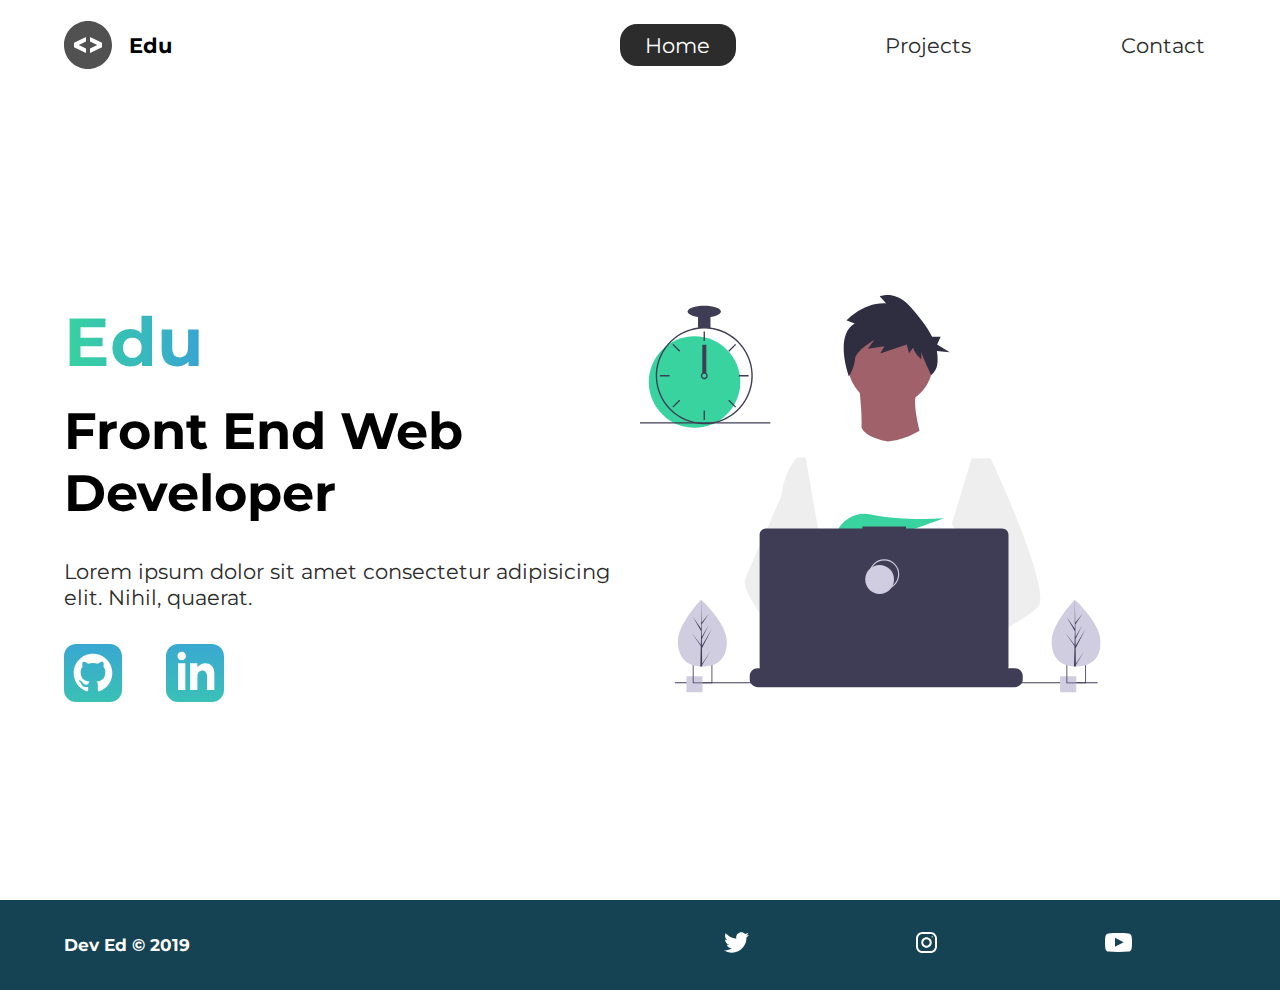
<file: index.html>
<!DOCTYPE html>
<html lang="en">
  <head>
    <meta charset="UTF-8" />
    <meta name="viewport" content="width=device-width, initial-scale=1.0" />
    <meta http-equiv="X-UA-Compatible" content="ie=edge" />
    <meta
      name="description"
      content="Edu is a front end web developer who specializes in html,css"
    />
    <meta name="robots" content="index,follow" />
    <link href="https://fonts.googleapis.com/css2?family=Montserrat:wght@400;500&display=swap" rel="stylesheet">
    <link
      href="https://fonts.googleapis.com/css?family=Montserrat:400,500&display=swap"
      rel="stylesheet"
    />
    <link rel="stylesheet" href="./styles/style.css" />
    <title>Edu| Web Developer</title>
  </head>
  <body>
    <header class="main-head">
      <nav>
        <div class="logo">
          <img src="./icons/code.svg" alt="logo" />
          <h1>Edu</h1>
        </div>
        <ul>
          <li><a class="active" href="/">Home</a></li>
          <li><a href="./projects/">Projects</a></li>
          <li><a href="./contact/">Contact</a></li>
        </ul>
      </nav>
    </header>
    <section class="intro">
      <div class="intro-text">
        <h2>Edu</h2>
        <h3>
          Front End Web <br />
          Developer
        </h3>
        <p>
          Lorem ipsum dolor sit amet consectetur adipisicing elit. Nihil,
          quaerat.
        </p>
        <div class="intro-social">
          <a href="#"
            ><img src="./icons/github.svg" alt="github-social-link"
          /></a>
          <a href="#"
            ><img src="./icons/linked-in.svg" alt="linkedin-social-link"
          /></a>
        </div>
      </div>
      <div class="intro-images">
        <svg
          width="799"
          height="690"
          viewBox="0 0 799 690"
          fill="none"
          xmlns="http://www.w3.org/2000/svg"
        >
          <g id="undraw_dev_productivity_umsq (1) 1" clip-path="url(#clip0)">
            <path
              id="Vector"
              d="M516.92 624.636C516.92 624.636 512.16 626.266 504.42 628.576C487.31 633.706 455.65 642.216 428.82 643.916C405.72 645.396 386.2 641.836 382.63 626.766C381.1 620.286 383.27 614.956 388 610.576C402.12 597.486 439 592.796 468.25 591.186C476.51 590.736 484.15 590.526 490.51 590.446C501.31 590.306 508.39 590.526 508.39 590.526L508.56 591.186L516.92 624.636Z"
              fill="#A0616A"
            />
            <path
              id="Vector_2"
              d="M436.99 672.586C418.61 695.346 342.73 647.666 316.19 629.886C310.41 626.016 306.97 623.566 306.97 623.566L331.25 591.186L338.94 580.936C338.94 580.936 345.82 584.586 355.99 590.526C356.36 590.746 356.73 590.966 357.11 591.186C365.88 596.336 376.89 603.066 388 610.576C403.33 620.946 418.83 632.776 428.82 643.916C438.59 654.806 443.08 665.036 436.99 672.586Z"
              fill="#A0616A"
            />
            <g id="me">
              <path
                id="Vector_3"
                d="M434.672 191.952C475.283 191.607 507.926 158.406 507.582 117.795C507.237 77.1832 474.036 44.5403 433.425 44.8847C392.813 45.2291 360.17 78.4303 360.515 119.042C360.859 159.653 394.06 192.296 434.672 191.952Z"
                fill="#A0616A"
              />
              <path
                id="Vector_4"
                d="M379.477 155.65C379.477 155.65 394.216 259.972 373.002 271.875C351.787 283.779 499.929 283.588 499.929 283.588C499.929 283.588 466.124 193.284 480.809 165.449L379.477 155.65Z"
                fill="#A0616A"
              />
              <path
                id="Vector_5"
                d="M608.101 283.199L596.257 339.402L571.214 458.308L570.49 464.815L562.138 540.138L556.582 590.177L552.857 623.79C528.584 636.526 510.988 645.326 510.988 645.326C510.988 645.326 509.404 637.719 506.871 627.99C489.805 633.265 458.218 642.043 431.404 643.97C441.266 654.777 445.842 664.969 439.817 672.57C421.63 695.485 345.349 648.45 318.659 630.896C318.077 635.158 317.879 639.464 318.068 643.762L297.626 628.314L299.331 592.359L302.206 531.522L305.819 455.229C304.448 451.975 303.294 448.634 302.364 445.228C295.956 423.161 288.032 379.057 281.928 342.067C277.016 312.298 273.302 287.138 272.517 281.785C272.411 281.086 272.358 280.726 272.358 280.726L384.363 230.094C392.509 248.556 429.865 253.809 429.865 253.809C460.756 251.417 484.847 234.913 484.847 234.913L608.101 283.199Z"
                fill="white"
              />
              <path
                id="Vector_6"
                d="M372.285 49.3811L358.49 43.9934C358.49 43.9934 386.969 12.1 426.99 14.513L415.635 2.22366C415.635 2.22366 443.04 -9.01799 468.283 19.6674C481.553 34.7467 496.908 52.4737 506.557 72.5077L521.281 72.3829L515.251 85.9663L536.874 99.3152L514.777 97.0719C516.155 104.471 516.421 112.034 515.566 119.511C514.683 126.991 510.928 133.835 505.094 138.598V138.598C505.094 138.598 487.743 103.449 487.696 97.9443L487.813 111.705C487.813 111.705 473.959 99.4371 473.889 91.1807L466.471 100.877L462.593 85.7717L416.475 101.301L423.87 88.8526L395.157 93.2246L406.278 77.9923C406.278 77.9923 373.932 96.1568 372.811 111.304C371.689 126.452 362.299 140.875 362.299 140.875C362.299 140.875 336.213 70.3294 372.285 49.3811Z"
                fill="#2F2E41"
              />
              <path
                id="Vector_7"
                d="M690.215 540.422C682.794 548.605 664.338 560.992 641.951 574.422C633.623 579.413 624.757 584.559 615.71 589.676C594.122 601.889 571.514 614.001 552.857 623.79C528.584 636.526 510.988 645.326 510.988 645.326C510.988 645.326 509.403 637.719 506.871 627.99C503.48 614.968 498.397 598.141 493.184 590.715C493.002 590.456 492.82 590.218 492.638 589.979C491.121 588.022 489.601 586.885 488.112 586.897L562.138 540.138L594.127 519.926L570.489 464.814L540.842 395.683L557.908 339.727L575.062 283.479L608.101 283.199C608.101 283.199 619.243 306.985 633.514 340.166C635.647 345.128 637.851 350.299 640.096 355.64C669.469 425.394 706.176 522.836 690.215 540.422Z"
                fill="#EEEEEE"
              />
              <path
                id="Vector_8"
                d="M358.123 591.2C355.41 591.212 352.702 591.456 350.029 591.928C327.074 596.073 320.47 616.94 318.659 630.896C318.077 635.158 317.879 639.464 318.068 643.761L297.626 628.314L290.178 622.687C272.316 616.628 256.353 605.733 242.483 592.84C230.449 581.456 219.634 568.849 210.213 555.223C200.831 541.793 192.448 527.692 185.134 513.034C183.094 508.943 181.977 504.454 181.864 499.884C181.751 495.314 182.644 490.775 184.48 486.588L209.154 430.327L245.218 348.098C245.471 346.146 245.752 344.237 246.059 342.371C252.995 300.511 272.367 281.786 272.367 281.786L287.286 281.659L297.778 341.932L310.813 416.815L302.364 445.227L282.839 510.845L302.205 531.522L358.123 591.2Z"
                fill="#EEEEEE"
              />
            </g>
            <path
              id="Vector_9"
              d="M372.877 415.806L385.631 430.686C390.37 429.783 395.319 428.721 400.416 427.529L396.752 415.806L405.71 426.256C459.707 412.975 526.637 387.155 526.637 387.155C526.637 387.155 454.379 392.453 400.428 380.666C376.558 375.451 351.998 387.284 342.202 409.668C336.508 422.679 337.403 433.951 357.596 433.951C364.419 433.835 371.223 433.195 377.949 432.037L372.877 415.806Z"
              fill="#38D39F"
            />
            <path
              id="Vector_10"
              d="M663.65 660.386V666.456C663.654 668.122 663.345 669.774 662.74 671.326C662.472 672.018 662.147 672.687 661.77 673.326C660.578 675.326 658.887 676.983 656.862 678.133C654.838 679.283 652.549 679.887 650.22 679.886H203.67C201.342 679.887 199.053 679.283 197.028 678.133C195.003 676.983 193.312 675.326 192.12 673.326C191.743 672.687 191.419 672.018 191.15 671.326C190.546 669.774 190.237 668.122 190.24 666.456V660.386C190.24 658.622 190.587 656.876 191.262 655.246C191.936 653.616 192.926 652.136 194.173 650.888C195.42 649.641 196.901 648.652 198.53 647.977C200.16 647.302 201.906 646.955 203.67 646.956H229.41V644.126C229.41 644.052 229.425 643.979 229.453 643.911C229.481 643.843 229.522 643.782 229.574 643.73C229.626 643.678 229.688 643.636 229.756 643.608C229.824 643.58 229.897 643.566 229.97 643.566H243.4C243.474 643.566 243.547 643.58 243.615 643.608C243.683 643.636 243.745 643.678 243.797 643.73C243.849 643.782 243.89 643.843 243.918 643.911C243.946 643.979 243.96 644.052 243.96 644.126V646.956H252.35V644.126C252.35 644.052 252.365 643.979 252.393 643.911C252.421 643.843 252.462 643.782 252.514 643.73C252.566 643.678 252.628 643.636 252.696 643.608C252.764 643.58 252.837 643.566 252.91 643.566H266.34C266.414 643.566 266.487 643.58 266.555 643.608C266.623 643.636 266.684 643.678 266.736 643.73C266.789 643.782 266.83 643.843 266.858 643.911C266.886 643.979 266.9 644.052 266.9 644.126V646.956H275.3V644.126C275.3 644.052 275.315 643.979 275.343 643.911C275.371 643.843 275.412 643.782 275.464 643.73C275.516 643.678 275.578 643.636 275.646 643.608C275.714 643.58 275.787 643.566 275.86 643.566H289.29C289.364 643.566 289.437 643.58 289.505 643.608C289.573 643.636 289.634 643.678 289.686 643.73C289.739 643.782 289.78 643.843 289.808 643.911C289.836 643.979 289.85 644.052 289.85 644.126V646.956H298.24V644.126C298.24 644.052 298.255 643.979 298.283 643.911C298.311 643.843 298.352 643.782 298.404 643.73C298.456 643.678 298.518 643.636 298.586 643.608C298.654 643.58 298.727 643.566 298.8 643.566H312.23C312.304 643.566 312.377 643.58 312.445 643.608C312.513 643.636 312.574 643.678 312.626 643.73C312.678 643.782 312.72 643.843 312.748 643.911C312.776 643.979 312.79 644.052 312.79 644.126V646.956H321.18V644.126C321.18 644.052 321.194 643.979 321.223 643.911C321.251 643.843 321.292 643.782 321.344 643.73C321.396 643.678 321.458 643.636 321.526 643.608C321.594 643.58 321.667 643.566 321.74 643.566H335.17C335.244 643.566 335.317 643.58 335.385 643.608C335.453 643.636 335.514 643.678 335.566 643.73C335.618 643.782 335.66 643.843 335.688 643.911C335.716 643.979 335.73 644.052 335.73 644.126V646.956H344.13V644.126C344.13 644.052 344.145 643.979 344.173 643.911C344.201 643.843 344.242 643.782 344.294 643.73C344.346 643.678 344.408 643.636 344.476 643.608C344.544 643.58 344.617 643.566 344.69 643.566H358.12C358.194 643.566 358.267 643.58 358.335 643.608C358.403 643.636 358.464 643.678 358.516 643.73C358.569 643.782 358.61 643.843 358.638 643.911C358.666 643.979 358.68 644.052 358.68 644.126V646.956H367.07V644.126C367.07 644.052 367.085 643.979 367.113 643.911C367.141 643.843 367.182 643.782 367.234 643.73C367.286 643.678 367.348 643.636 367.416 643.608C367.484 643.58 367.557 643.566 367.63 643.566H472.83C472.904 643.566 472.977 643.58 473.045 643.608C473.113 643.636 473.174 643.678 473.227 643.73C473.279 643.782 473.32 643.843 473.348 643.911C473.376 643.979 473.39 644.052 473.39 644.126V646.956H481.79V644.126C481.79 644.052 481.804 643.979 481.833 643.911C481.861 643.843 481.902 643.782 481.954 643.73C482.006 643.678 482.068 643.636 482.136 643.608C482.204 643.58 482.277 643.566 482.35 643.566H495.78C495.928 643.567 496.07 643.627 496.175 643.732C496.279 643.836 496.339 643.978 496.34 644.126V646.956H504.73V644.126C504.73 644.052 504.745 643.979 504.773 643.911C504.801 643.843 504.842 643.782 504.894 643.73C504.946 643.678 505.008 643.636 505.076 643.608C505.144 643.58 505.217 643.566 505.29 643.566H518.72C518.794 643.566 518.867 643.58 518.935 643.608C519.003 643.636 519.065 643.678 519.117 643.73C519.169 643.782 519.21 643.843 519.238 643.911C519.266 643.979 519.28 644.052 519.28 644.126V646.956H527.67V644.126C527.67 644.052 527.685 643.979 527.713 643.911C527.741 643.843 527.782 643.782 527.834 643.73C527.886 643.678 527.948 643.636 528.016 643.608C528.084 643.58 528.157 643.566 528.23 643.566H541.66C541.734 643.566 541.807 643.58 541.875 643.608C541.943 643.636 542.005 643.678 542.057 643.73C542.109 643.782 542.15 643.843 542.178 643.911C542.206 643.979 542.22 644.052 542.22 644.126V646.956H550.62V644.126C550.62 644.052 550.635 643.979 550.663 643.911C550.691 643.843 550.732 643.782 550.784 643.73C550.836 643.678 550.898 643.636 550.966 643.608C551.034 643.58 551.107 643.566 551.18 643.566H564.61C564.757 643.568 564.898 643.628 565.001 643.733C565.104 643.837 565.161 643.979 565.16 644.126V646.956H573.56V644.126C573.56 644.052 573.575 643.979 573.603 643.911C573.631 643.843 573.672 643.782 573.724 643.73C573.776 643.678 573.838 643.636 573.906 643.608C573.974 643.58 574.047 643.566 574.12 643.566H587.55C587.624 643.566 587.697 643.58 587.765 643.608C587.833 643.636 587.895 643.678 587.947 643.73C587.999 643.782 588.04 643.843 588.068 643.911C588.096 643.979 588.11 644.052 588.11 644.126V646.956H596.5V644.126C596.5 644.052 596.515 643.979 596.543 643.911C596.571 643.843 596.612 643.782 596.664 643.73C596.716 643.678 596.778 643.636 596.846 643.608C596.914 643.58 596.987 643.566 597.06 643.566H610.49C610.564 643.566 610.637 643.58 610.705 643.608C610.773 643.636 610.835 643.678 610.887 643.73C610.939 643.782 610.98 643.843 611.008 643.911C611.036 643.979 611.05 644.052 611.05 644.126V646.956H650.22C651.984 646.955 653.731 647.302 655.36 647.977C656.99 648.652 658.471 649.641 659.718 650.888C660.965 652.136 661.954 653.616 662.629 655.246C663.304 656.876 663.651 658.622 663.65 660.386Z"
              fill="#3F3D56"
            />
            <path
              id="Vector_11"
              d="M793.5 671.326H60.5V673.326H793.5V671.326Z"
              fill="#3F3D56"
            />
            <path
              id="Vector_12"
              d="M627.694 404.757H461.251V401.326H385.78V404.757H218.651C215.665 404.757 212.801 405.943 210.69 408.054C208.578 410.166 207.392 413.029 207.392 416.015V643.927C207.392 646.913 208.578 649.776 210.69 651.888C212.801 653.999 215.665 655.185 218.651 655.185H627.694C630.68 655.185 633.544 653.999 635.655 651.888C637.767 649.776 638.953 646.913 638.953 643.927V416.015C638.953 414.537 638.662 413.073 638.096 411.707C637.53 410.341 636.701 409.1 635.655 408.054C634.61 407.009 633.369 406.18 632.003 405.614C630.637 405.048 629.173 404.757 627.694 404.757Z"
              fill="#3F3D56"
            />
            <path
              id="Vector_13"
              d="M423.5 509.326C437.307 509.326 448.5 498.133 448.5 484.326C448.5 470.519 437.307 459.326 423.5 459.326C409.693 459.326 398.5 470.519 398.5 484.326C398.5 498.133 409.693 509.326 423.5 509.326Z"
              stroke="#D0CDE1"
              stroke-width="2"
              stroke-miterlimit="10"
            />
            <path
              id="Vector_14"
              d="M415.5 518.326C429.307 518.326 440.5 507.133 440.5 493.326C440.5 479.519 429.307 468.326 415.5 468.326C401.693 468.326 390.5 479.519 390.5 493.326C390.5 507.133 401.693 518.326 415.5 518.326Z"
              fill="#D0CDE1"
            />
            <path
              id="Vector_15"
              d="M108.446 661.223H80.4463V689.223H108.446V661.223Z"
              fill="#D0CDE1"
            />
            <path
              id="Vector_16"
              d="M91.4502 639.223V673.223H125.45V639.223H91.4502ZM123.97 671.743H92.9202V640.703H123.97V671.743Z"
              fill="#3F3D56"
            />
            <path
              id="Vector_17"
              d="M756.446 661.223H728.446V689.223H756.446V661.223Z"
              fill="#D0CDE1"
            />
            <path
              id="Vector_18"
              d="M739.45 639.223V673.223H773.45V639.223H739.45ZM771.97 671.743H740.92V640.703H771.97V671.743Z"
              fill="#3F3D56"
            />
            <path
              id="Vector_19"
              d="M94.5802 230.113C138.399 230.113 173.921 194.592 173.921 150.773C173.921 106.955 138.399 71.4326 94.5802 71.4326C50.7617 71.4326 15.2397 106.955 15.2397 150.773C15.2397 194.592 50.7617 230.113 94.5802 230.113Z"
              fill="#38D39F"
            />
            <path
              id="Vector_20"
              d="M122.229 56.4899C115.045 55.5763 107.774 55.5763 100.59 56.4899C84.586 58.5913 69.5203 65.2398 57.181 75.6465C44.8417 86.0532 35.7467 99.7813 30.9754 115.202C28.8053 122.229 27.5764 129.514 27.3208 136.864C27.2848 137.886 27.2607 138.92 27.2607 139.954C27.283 162.264 36.1559 183.655 51.932 199.431C67.7082 215.207 89.0989 224.08 111.41 224.103C113.201 224.103 114.992 224.042 116.759 223.934C120.907 223.674 125.03 223.103 129.093 222.227C148.495 218.055 165.798 207.161 177.947 191.468C190.095 175.776 196.308 156.295 195.487 136.467C194.665 116.638 186.863 97.738 173.459 83.1039C160.054 68.4698 141.909 59.0435 122.229 56.4899H122.229ZM137.748 217.347H137.736C130.959 219.659 123.905 221.062 116.759 221.518C114.992 221.638 113.201 221.698 111.41 221.698C89.7377 221.672 68.961 213.051 53.6367 197.727C38.3123 182.402 29.6914 161.626 29.6649 139.954C29.6649 138.92 29.689 137.886 29.725 136.864C30.5514 115.744 39.5156 95.7617 54.7411 81.1008C69.9666 66.44 90.273 58.237 111.41 58.2089C130.776 58.21 149.513 65.0865 164.283 77.6131C179.052 90.1398 188.895 107.503 192.057 126.61C195.219 145.716 191.496 165.325 181.55 181.942C171.604 198.559 156.081 211.106 137.748 217.347H137.748Z"
              fill="#3F3D56"
            />
            <path
              id="Vector_21"
              d="M112.612 63.0176H110.208V79.8474H112.612V63.0176Z"
              fill="#3F3D56"
            />
            <path
              id="Vector_22"
              d="M57.8578 84.7018L56.1577 86.4019L68.0582 98.3023L69.7582 96.6022L57.8578 84.7018Z"
              fill="#3F3D56"
            />
            <path
              id="Vector_23"
              d="M34.4736 138.751V141.156H51.3034V138.751H34.4736Z"
              fill="#3F3D56"
            />
            <path
              id="Vector_24"
              d="M56.1578 193.506L57.8579 195.206L69.7584 183.306L68.0583 181.606L56.1578 193.506Z"
              fill="#3F3D56"
            />
            <path
              id="Vector_25"
              d="M153.062 96.6022L154.762 98.3022L166.662 86.4018L164.962 84.7017L153.062 96.6022Z"
              fill="#3F3D56"
            />
            <path
              id="Vector_26"
              d="M171.516 138.751V141.156H188.346V138.751H171.516Z"
              fill="#3F3D56"
            />
            <path
              id="Vector_27"
              d="M154.762 181.605L153.062 183.305L164.962 195.206L166.662 193.506L154.762 181.605Z"
              fill="#3F3D56"
            />
            <path
              id="Vector_28"
              d="M112.612 200.06H110.208V216.89H112.612V200.06Z"
              fill="#3F3D56"
            />
            <path
              id="Vector_29"
              d="M115.016 135.145C113.976 134.365 112.711 133.943 111.41 133.943C110.11 133.943 108.844 134.365 107.804 135.145C107.091 135.686 106.505 136.375 106.085 137.165C105.552 138.181 105.322 139.329 105.421 140.473C105.52 141.616 105.944 142.707 106.644 143.617C107.343 144.527 108.288 145.218 109.368 145.608C110.447 145.997 111.616 146.07 112.735 145.817C113.855 145.564 114.878 144.996 115.685 144.179C116.492 143.363 117.048 142.333 117.288 141.21C117.528 140.088 117.441 138.92 117.039 137.846C116.636 136.771 115.935 135.834 115.017 135.145H115.016ZM111.41 143.56C110.454 143.557 109.539 143.176 108.863 142.501C108.187 141.825 107.807 140.909 107.804 139.954C107.808 139.224 108.03 138.513 108.441 137.91C108.793 137.4 109.271 136.989 109.828 136.718C110.386 136.446 111.004 136.323 111.623 136.361C112.241 136.398 112.84 136.594 113.361 136.931C113.881 137.267 114.307 137.732 114.595 138.281C114.883 138.83 115.025 139.444 115.007 140.063C114.989 140.683 114.811 141.287 114.491 141.818C114.17 142.349 113.719 142.788 113.179 143.093C112.639 143.398 112.03 143.559 111.41 143.56V143.56Z"
              fill="#3F3D56"
            />
            <path
              id="Vector_30"
              d="M122.229 35.3687H100.591V57.007H122.229V35.3687Z"
              fill="#3F3D56"
            />
            <path
              id="Vector_31"
              d="M111.41 38.9748C127.344 38.9748 140.261 34.4 140.261 28.7567C140.261 23.1134 127.344 18.5386 111.41 18.5386C95.4757 18.5386 82.5586 23.1134 82.5586 28.7567C82.5586 34.4 95.4757 38.9748 111.41 38.9748Z"
              fill="#3F3D56"
            />
            <path id="clock-arrow" d="M115 86H108V135H115V86Z" fill="#3F3D56" />
            <path
              id="Vector_32"
              d="M226 220.44H0V222.844H226V220.44Z"
              fill="#3F3D56"
            />
            <g id="plant-left">
              <path
                id="Vector_33"
                d="M150.594 599.754C151.527 631.704 132.858 643.413 109.43 644.097C108.886 644.113 108.344 644.123 107.805 644.126C106.719 644.135 105.643 644.117 104.577 644.072C83.3891 643.193 66.6172 631.945 65.7495 602.232C64.8515 571.482 103.018 531.529 105.882 528.574L105.887 528.571C105.996 528.458 106.052 528.402 106.052 528.402C106.052 528.402 149.661 567.807 150.594 599.754Z"
                fill="#D0CDE1"
              />
              <path
                id="Vector_34"
                d="M107.744 639.255L122.626 617.124L107.774 641.636L107.805 644.126C106.719 644.135 105.643 644.117 104.577 644.072L105.315 612.06L105.295 611.813L105.322 611.766L105.393 608.741L89.0952 585.078L105.374 606.477L105.432 607.116L105.989 582.93L91.9122 558.397L106.029 578.681L105.882 528.574L105.882 528.407L105.887 528.571L106.821 568.062L119.651 552.021L106.863 571.464L107.143 593.098L118.949 571.984L107.187 596.279L107.343 608.308L124.512 578.897L107.395 612.505L107.744 639.255Z"
                fill="#3F3D56"
              />
            </g>
            <g id="plant-right">
              <path
                id="Vector_35"
                d="M798.594 599.754C799.527 631.704 780.858 643.413 757.43 644.097C756.886 644.113 756.344 644.123 755.805 644.126C754.719 644.135 753.643 644.117 752.577 644.072C731.389 643.193 714.617 631.945 713.749 602.232C712.851 571.482 751.018 531.529 753.882 528.574L753.887 528.571C753.996 528.458 754.052 528.402 754.052 528.402C754.052 528.402 797.661 567.807 798.594 599.754Z"
                fill="#D0CDE1"
              />
              <path
                id="Vector_36"
                d="M755.744 639.255L770.626 617.124L755.774 641.636L755.805 644.126C754.719 644.135 753.643 644.117 752.577 644.072L753.315 612.06L753.295 611.813L753.323 611.766L753.393 608.741L737.095 585.078L753.374 606.477L753.432 607.116L753.989 582.93L739.912 558.397L754.029 578.681L753.882 528.574L753.882 528.407L753.887 528.571L754.821 568.062L767.651 552.021L754.864 571.464L755.143 593.098L766.949 571.984L755.187 596.279L755.343 608.308L772.512 578.897L755.395 612.505L755.744 639.255Z"
                fill="#3F3D56"
              />
            </g>
          </g>
          <defs>
            <clipPath id="clip0">
              <rect width="798.627" height="689.223" fill="white" />
            </clipPath>
          </defs>
        </svg>
        <img class="splash" src="./img/splash.svg" alt="" />
      </div>
    </section>
    <footer>
      <h4>Dev Ed &copy; 2019</h4>
      <ul>
        <li>
          <a href="#"
            ><img src="./icons/twitter 1.svg" alt="twitter-social"
          /></a>
        </li>
        <li>
          <a href="#"
            ><img src="./icons/instagram 1.svg" alt="instagram-social"
          /></a>
        </li>
        <li>
          <a href="#"
            ><img src="./icons/youtube-symbol 1.svg" alt="youtube-social"
          /></a>
        </li>
      </ul>
    </footer>
  </body>
</html>
</file>
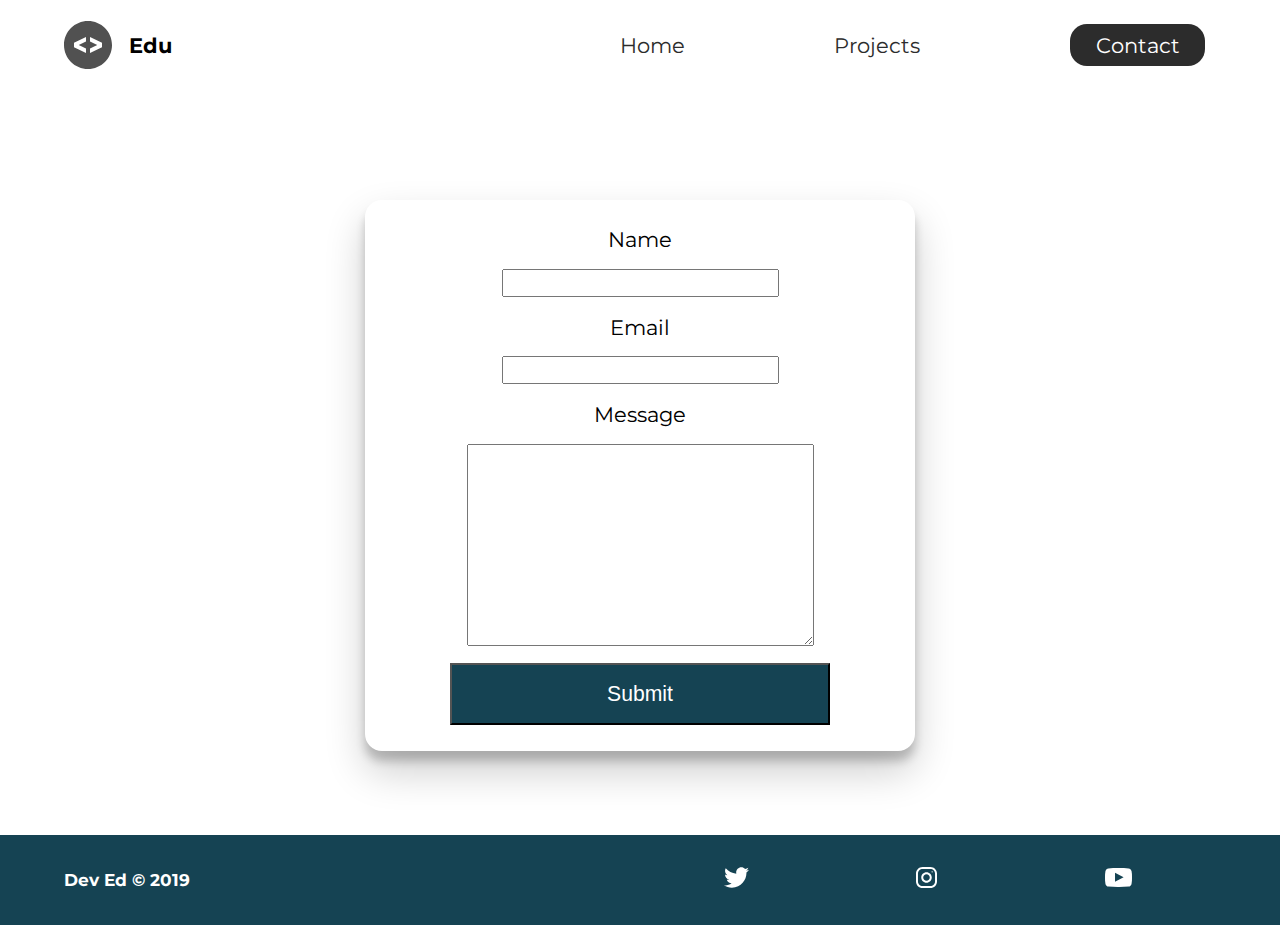
<file: contact/index.html>
<!DOCTYPE html>
<html lang="en">
  <head>
    <meta charset="UTF-8" />
    <meta name="viewport" content="width=device-width, initial-scale=1.0" />
    <meta http-equiv="X-UA-Compatible" content="ie=edge" />
    <meta
      name="description"
      content="Edu is a front end web developer who specializes in html,css"
    />
    <meta name="robots" content="index,follow" />
    <link href="https://fonts.googleapis.com/css2?family=Montserrat:wght@400;500&display=swap" rel="stylesheet">
    <link
      href="https://fonts.googleapis.com/css?family=Montserrat:400,500&display=swap"
      rel="stylesheet"
    />
    <link rel="stylesheet" href="../styles/style.css" />
    <title>Edu| Web Developer</title>
  </head>
  <body>
    <header class="main-head">
      <nav>
        <div class="logo">
          <img src="../icons/code.svg" alt="logo" />
          <h1>Edu</h1>
        </div>
        <ul>
          <li><a href="../index.html">Home</a></li>
          <li><a href="../projects/">Projects</a></li>
          <li><a class="active" href="./index.html">Contact</a></li>
        </ul>
      </nav>
    </header>
    
    <section class="form-section">
      <form>
        <label for="name">Name</label>
        <input type="text" name="name" id="name" required>

        <label for="email">Email</label>
        <input type="email" name="email" id="email" required>

        <label for="message">Message</label>
        <textarea name="message" id="message" cols="30" rows="10"></textarea>

        <button type="submit">Submit</button>
      </form>
    </section>

    <footer>
      <h4>Dev Ed &copy; 2019</h4>
      <ul>
        <li><a href="#"><img src="../icons/twitter 1.svg" alt="twitter-social"/></a></li>
        <li><a href="#"><img src="../icons/instagram 1.svg" alt="instagram-social"/></a></li>
        <li><a href="#"><img src="../icons/youtube-symbol 1.svg" alt="youtube-social"/></a></li>
      </ul>
    </footer>
  </body>
</html>
</file>
<file: styles/style.css>
/*Global styles*/
* {
  margin: 0;
  padding: 0;
  -webkit-box-sizing: border-box;
          box-sizing: border-box;
}

html {
  font-size: 62.5%;
}

body {
  font-family: 'Montserrat', sans-serif;
}

h1 {
  font-size: 2.5rem;
}

li,
button,
label,
input,
a,
p {
  font-size: 2.5rem;
}

h2 {
  font-size: 4rem;
}

h3 {
  font-size: 2.5rem;
}

h4,
h5 {
  font-size: 2rem;
}

ul {
  list-style: none;
}

a {
  text-decoration: none;
  color: #2c2c2c;
}

.main-head {
  width: 95%;
  margin: 0 0 0 auto;
}

nav {
  display: -webkit-box;
  display: -ms-flexbox;
  display: flex;
  -webkit-box-pack: justify;
      -ms-flex-pack: justify;
          justify-content: space-between;
  -webkit-box-align: center;
      -ms-flex-align: center;
          align-items: center;
  -webkit-box-orient: horizontal;
  -webkit-box-direction: normal;
      -ms-flex-direction: row;
          flex-direction: row;
  min-height: 10vh;
  width: 60%;
  -ms-flex-wrap: wrap;
      flex-wrap: wrap;
}

nav .logo {
  display: -webkit-box;
  display: -ms-flexbox;
  display: flex;
  -webkit-box-pack: start;
      -ms-flex-pack: start;
          justify-content: flex-start;
  -webkit-box-align: center;
      -ms-flex-align: center;
          align-items: center;
  -webkit-box-orient: horizontal;
  -webkit-box-direction: normal;
      -ms-flex-direction: row;
          flex-direction: row;
  -webkit-box-flex: 1;
      -ms-flex: 1 1 10rem;
          flex: 1 1 10rem;
}

nav .logo h1 {
  margin: 2rem;
}

nav ul {
  display: -webkit-box;
  display: -ms-flexbox;
  display: flex;
  -ms-flex-pack: distribute;
      justify-content: space-around;
  -webkit-box-align: center;
      -ms-flex-align: center;
          align-items: center;
  -webkit-box-orient: horizontal;
  -webkit-box-direction: normal;
      -ms-flex-direction: row;
          flex-direction: row;
  -webkit-box-flex: 1;
      -ms-flex: 1 1 40rem;
          flex: 1 1 40rem;
}

.intro {
  min-height: 90vh;
  width: 90%;
  margin: auto;
  -ms-flex-wrap: wrap;
      flex-wrap: wrap;
  display: -webkit-box;
  display: -ms-flexbox;
  display: flex;
  -webkit-box-pack: justify;
      -ms-flex-pack: justify;
          justify-content: space-between;
  -webkit-box-align: center;
      -ms-flex-align: center;
          align-items: center;
  -webkit-box-orient: horizontal;
  -webkit-box-direction: normal;
      -ms-flex-direction: row;
          flex-direction: row;
}

.intro h2 {
  font-size: 8rem;
  padding-top: 2rem;
  background: -webkit-gradient(linear, left top, right top, from(#38d39f), to(#38a4d3));
  background: linear-gradient(left, #38d39f, #38a4d3);
  -webkit-text-fill-color: transparent;
  -webkit-background-clip: text;
  background-clip: text;
  display: inline-block;
}

.intro h3 {
  font-size: 6rem;
  padding: 2rem 0rem;
}

.intro p {
  padding-top: 2rem;
  color: #2c2c2c;
}

.splash {
  position: absolute;
  top: 0%;
  right: 0%;
  height: 100%;
  z-index: -1;
}

.intro-social {
  margin-top: 4rem;
}

.intro-social a {
  margin-right: 5rem;
}

.active {
  background: #2c2c2c;
  color: white;
  padding: 1rem 3rem;
  border-radius: 2rem;
}

.intro-text,
.intro-images {
  -webkit-box-flex: 1;
      -ms-flex: 1 1 40rem;
          flex: 1 1 40rem;
}

#plant-right {
  -webkit-animation: plant 1.5s ease infinite alternate;
          animation: plant 1.5s ease infinite alternate;
}

#plant-left {
  -webkit-animation: plant 1.5s ease infinite alternate 0.5s;
          animation: plant 1.5s ease infinite alternate 0.5s;
}

#me {
  -webkit-animation: me 1s ease infinite alternate;
          animation: me 1s ease infinite alternate;
  -webkit-transform-origin: bottom;
          transform-origin: bottom;
}

#clock-arrow {
  -webkit-animation: clock 1.5s infinite linear;
          animation: clock 1.5s infinite linear;
  transform-box: fill-box;
  -webkit-transform-origin: bottom;
          transform-origin: bottom;
}

@-webkit-keyframes me {
  from {
    -webkit-transform: rotateZ(-5deg);
            transform: rotateZ(-5deg);
  }
  to {
    -webkit-transform: rotateZ(5deg);
            transform: rotateZ(5deg);
  }
}

@keyframes me {
  from {
    -webkit-transform: rotateZ(-5deg);
            transform: rotateZ(-5deg);
  }
  to {
    -webkit-transform: rotateZ(5deg);
            transform: rotateZ(5deg);
  }
}

@-webkit-keyframes plant {
  from {
    -webkit-transform: translateY(0%);
            transform: translateY(0%);
  }
  to {
    -webkit-transform: translateY(-30%);
            transform: translateY(-30%);
  }
}

@keyframes plant {
  from {
    -webkit-transform: translateY(0%);
            transform: translateY(0%);
  }
  to {
    -webkit-transform: translateY(-30%);
            transform: translateY(-30%);
  }
}

@-webkit-keyframes clock {
  from {
    -webkit-transform: rotateZ(0deg);
            transform: rotateZ(0deg);
  }
  to {
    -webkit-transform: rotateZ(360deg);
            transform: rotateZ(360deg);
  }
}

@keyframes clock {
  from {
    -webkit-transform: rotateZ(0deg);
            transform: rotateZ(0deg);
  }
  to {
    -webkit-transform: rotateZ(360deg);
            transform: rotateZ(360deg);
  }
}

.projects {
  width: 90%;
  margin: auto;
  min-height: 90vh;
  display: -webkit-box;
  display: -ms-flexbox;
  display: flex;
  -webkit-box-pack: justify;
      -ms-flex-pack: justify;
          justify-content: space-between;
  -webkit-box-align: center;
      -ms-flex-align: center;
          align-items: center;
  -webkit-box-orient: horizontal;
  -webkit-box-direction: normal;
      -ms-flex-direction: row;
          flex-direction: row;
  text-align: center;
  -ms-flex-wrap: wrap;
      flex-wrap: wrap;
}

.projects h2 {
  margin: 5rem;
}

.travelly,
.elena {
  -webkit-box-flex: 1;
      -ms-flex: 1 1 40rem;
          flex: 1 1 40rem;
}

.form-section {
  min-height: 80vh;
  display: -webkit-box;
  display: -ms-flexbox;
  display: flex;
  -webkit-box-pack: center;
      -ms-flex-pack: center;
          justify-content: center;
  -webkit-box-align: center;
      -ms-flex-align: center;
          align-items: center;
  -webkit-box-orient: horizontal;
  -webkit-box-direction: normal;
      -ms-flex-direction: row;
          flex-direction: row;
  margin-top: 3rem;
}

.form-section form {
  padding: 3rem 10rem;
  -webkit-box-shadow: 0px 10px 10px rgba(0, 0, 0, 0.2), 0px 20px 40px rgba(0, 0, 0, 0.2);
          box-shadow: 0px 10px 10px rgba(0, 0, 0, 0.2), 0px 20px 40px rgba(0, 0, 0, 0.2);
  display: -webkit-box;
  display: -ms-flexbox;
  display: flex;
  -webkit-box-pack: center;
      -ms-flex-pack: center;
          justify-content: center;
  -webkit-box-align: center;
      -ms-flex-align: center;
          align-items: center;
  -webkit-box-orient: vertical;
  -webkit-box-direction: normal;
      -ms-flex-direction: column;
          flex-direction: column;
  border-radius: 2rem;
}

.form-section form input,
.form-section form textarea {
  margin: 2rem;
}

.form-section form input:focus,
.form-section form textarea:focus {
  outline: 2px solid black;
}

.form-section form textarea {
  font-family: "Montserrat", sans-serif;
  font-size: 2rem;
}

.form-section form button {
  width: 100%;
  padding: 2rem;
  background-color: #154353;
  color: white;
}

.form-section form button:focus {
  background: #33696b;
}

footer {
  background-color: #154353;
  color: white;
  min-height: 10vh;
  padding: 0% 5%;
  display: -webkit-box;
  display: -ms-flexbox;
  display: flex;
  -webkit-box-pack: start;
      -ms-flex-pack: start;
          justify-content: flex-start;
  -webkit-box-align: center;
      -ms-flex-align: center;
          align-items: center;
  -webkit-box-orient: horizontal;
  -webkit-box-direction: normal;
      -ms-flex-direction: row;
          flex-direction: row;
}

footer ul {
  -webkit-box-flex: 1;
      -ms-flex: 1 1 40rem;
          flex: 1 1 40rem;
  display: -webkit-box;
  display: -ms-flexbox;
  display: flex;
  -ms-flex-pack: distribute;
      justify-content: space-around;
  -webkit-box-align: center;
      -ms-flex-align: center;
          align-items: center;
  -webkit-box-orient: horizontal;
  -webkit-box-direction: normal;
      -ms-flex-direction: row;
          flex-direction: row;
}

footer h4 {
  -webkit-box-flex: 1;
      -ms-flex: 1 1 40rem;
          flex: 1 1 40rem;
}

@media screen and (max-width: 1332px) {
  html {
    font-size: 53%;
  }
  .splash {
    display: none;
  }
  svg {
    width: 80%;
  }
  nav {
    width: 100%;
  }
}

@media screen and (max-width: 754px) {
  html {
    font-size: 45%;
  }
  svg {
    height: 60%;
  }
  .main-head {
    width: 100%;
  }
  nav .logo {
    display: -webkit-box;
    display: -ms-flexbox;
    display: flex;
    -webkit-box-pack: center;
        -ms-flex-pack: center;
            justify-content: center;
    -webkit-box-align: center;
        -ms-flex-align: center;
            align-items: center;
    -webkit-box-orient: vertical;
    -webkit-box-direction: normal;
        -ms-flex-direction: column;
            flex-direction: column;
    -webkit-box-flex: 1;
        -ms-flex: 1 1 20rem;
            flex: 1 1 20rem;
    margin-top: 2rem;
  }
  nav ul {
    -webkit-box-flex: 1;
        -ms-flex: 1 1 60rem;
            flex: 1 1 60rem;
    margin: 2rem 0rem;
  }
  .intro-text {
    margin-top: 5rem;
    text-align: center;
  }
  .intro-images {
    text-align: center;
  }
  .intro-social {
    display: -webkit-box;
    display: -ms-flexbox;
    display: flex;
    -webkit-box-pack: center;
        -ms-flex-pack: center;
            justify-content: center;
    -webkit-box-align: center;
        -ms-flex-align: center;
            align-items: center;
    -webkit-box-orient: horizontal;
    -webkit-box-direction: normal;
        -ms-flex-direction: row;
            flex-direction: row;
  }
  .intro-social a {
    margin: 2rem;
  }
  .travelly,
  .elena {
    -webkit-box-flex: 1;
        -ms-flex: 1 1 50rem;
            flex: 1 1 50rem;
  }
  .travelly img,
  .elena img {
    width: 100%;
    height: 100%;
  }
  form {
    padding: 0rem;
    width: 100%;
  }
}
/*# sourceMappingURL=style.css.map */
</file>
